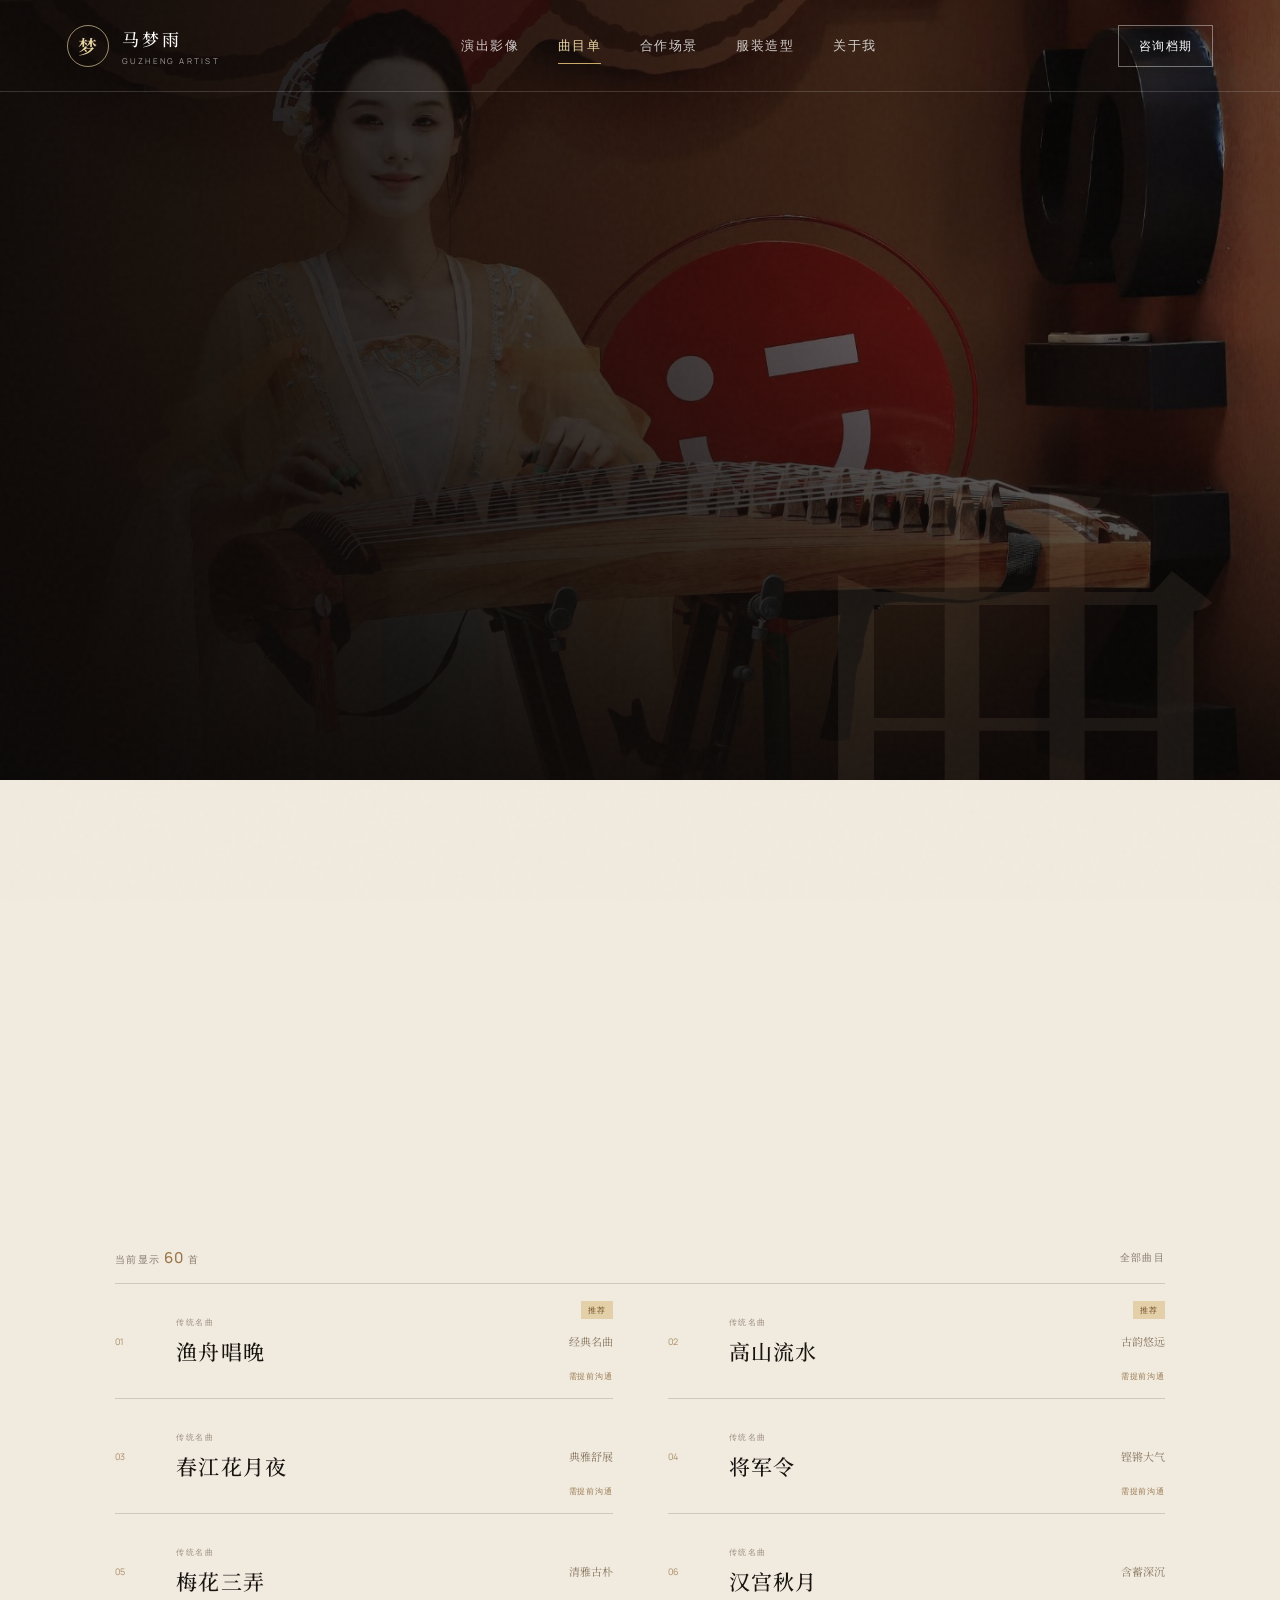
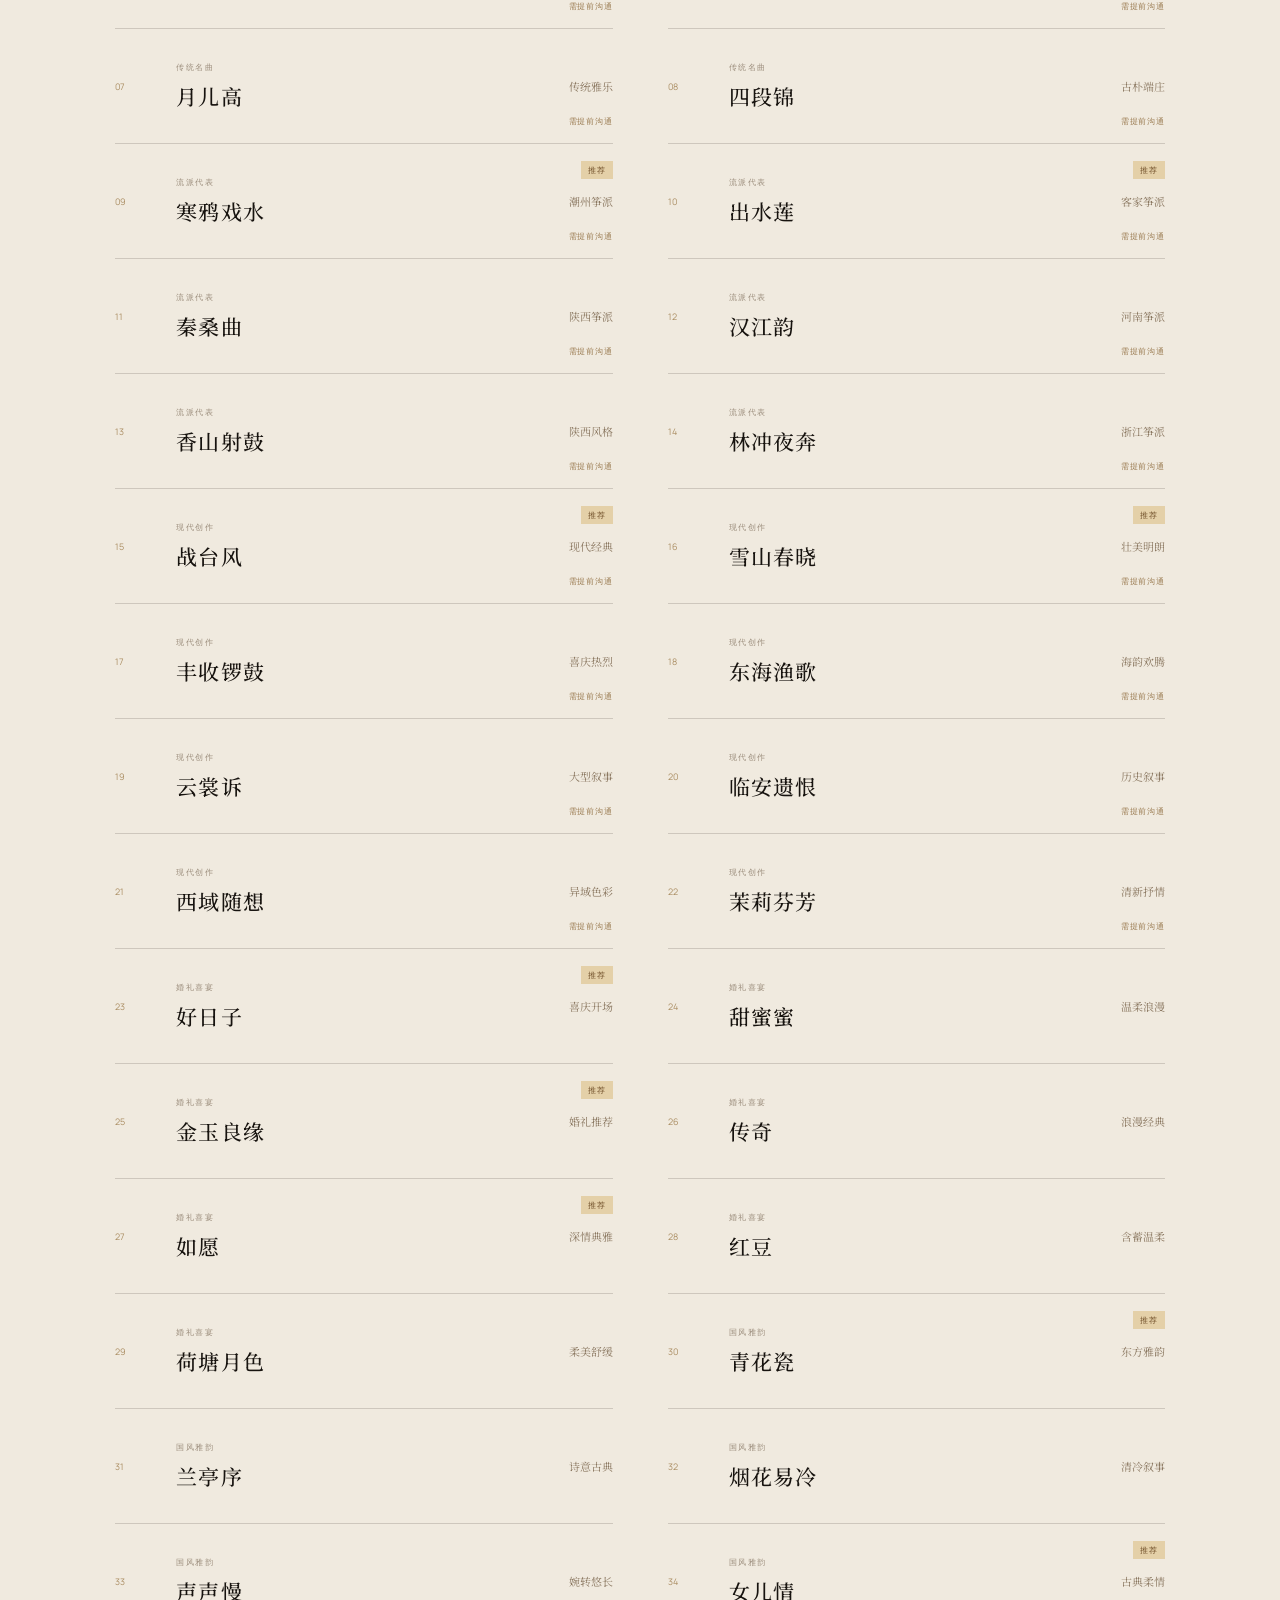
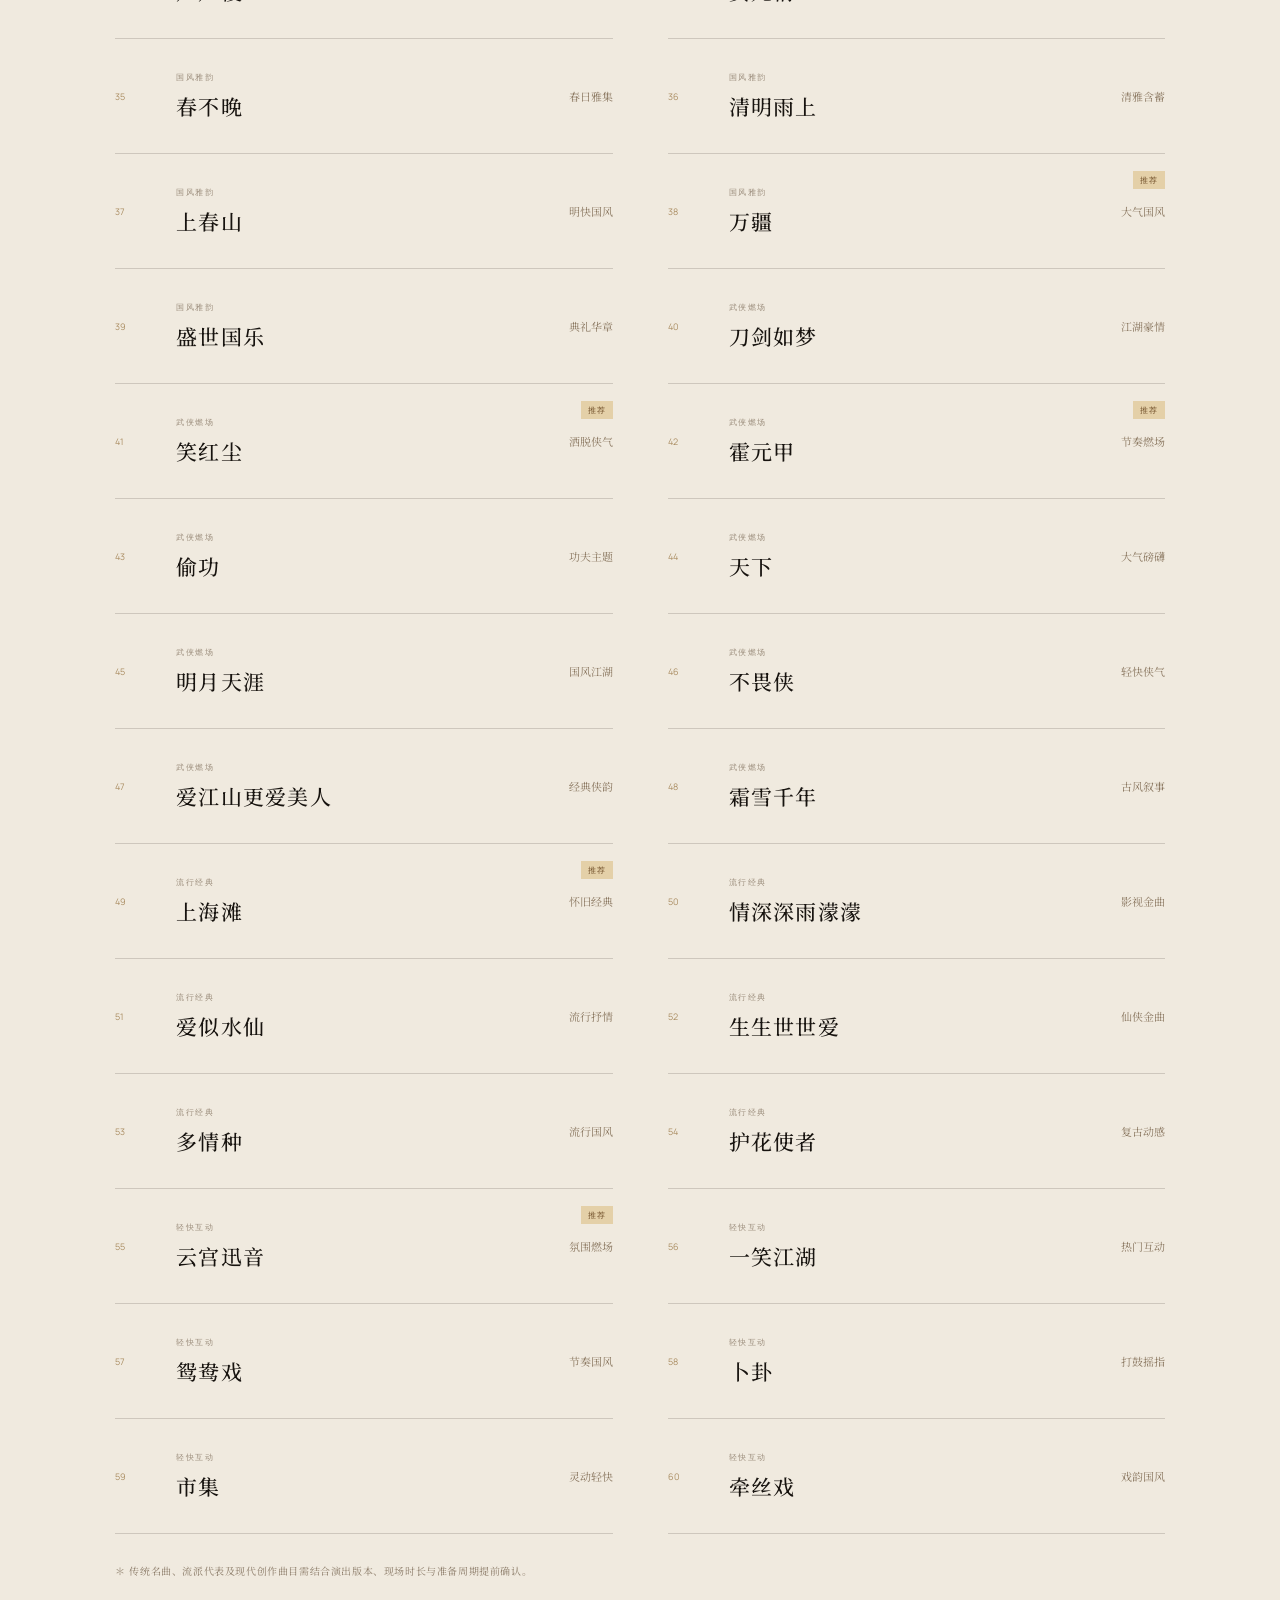
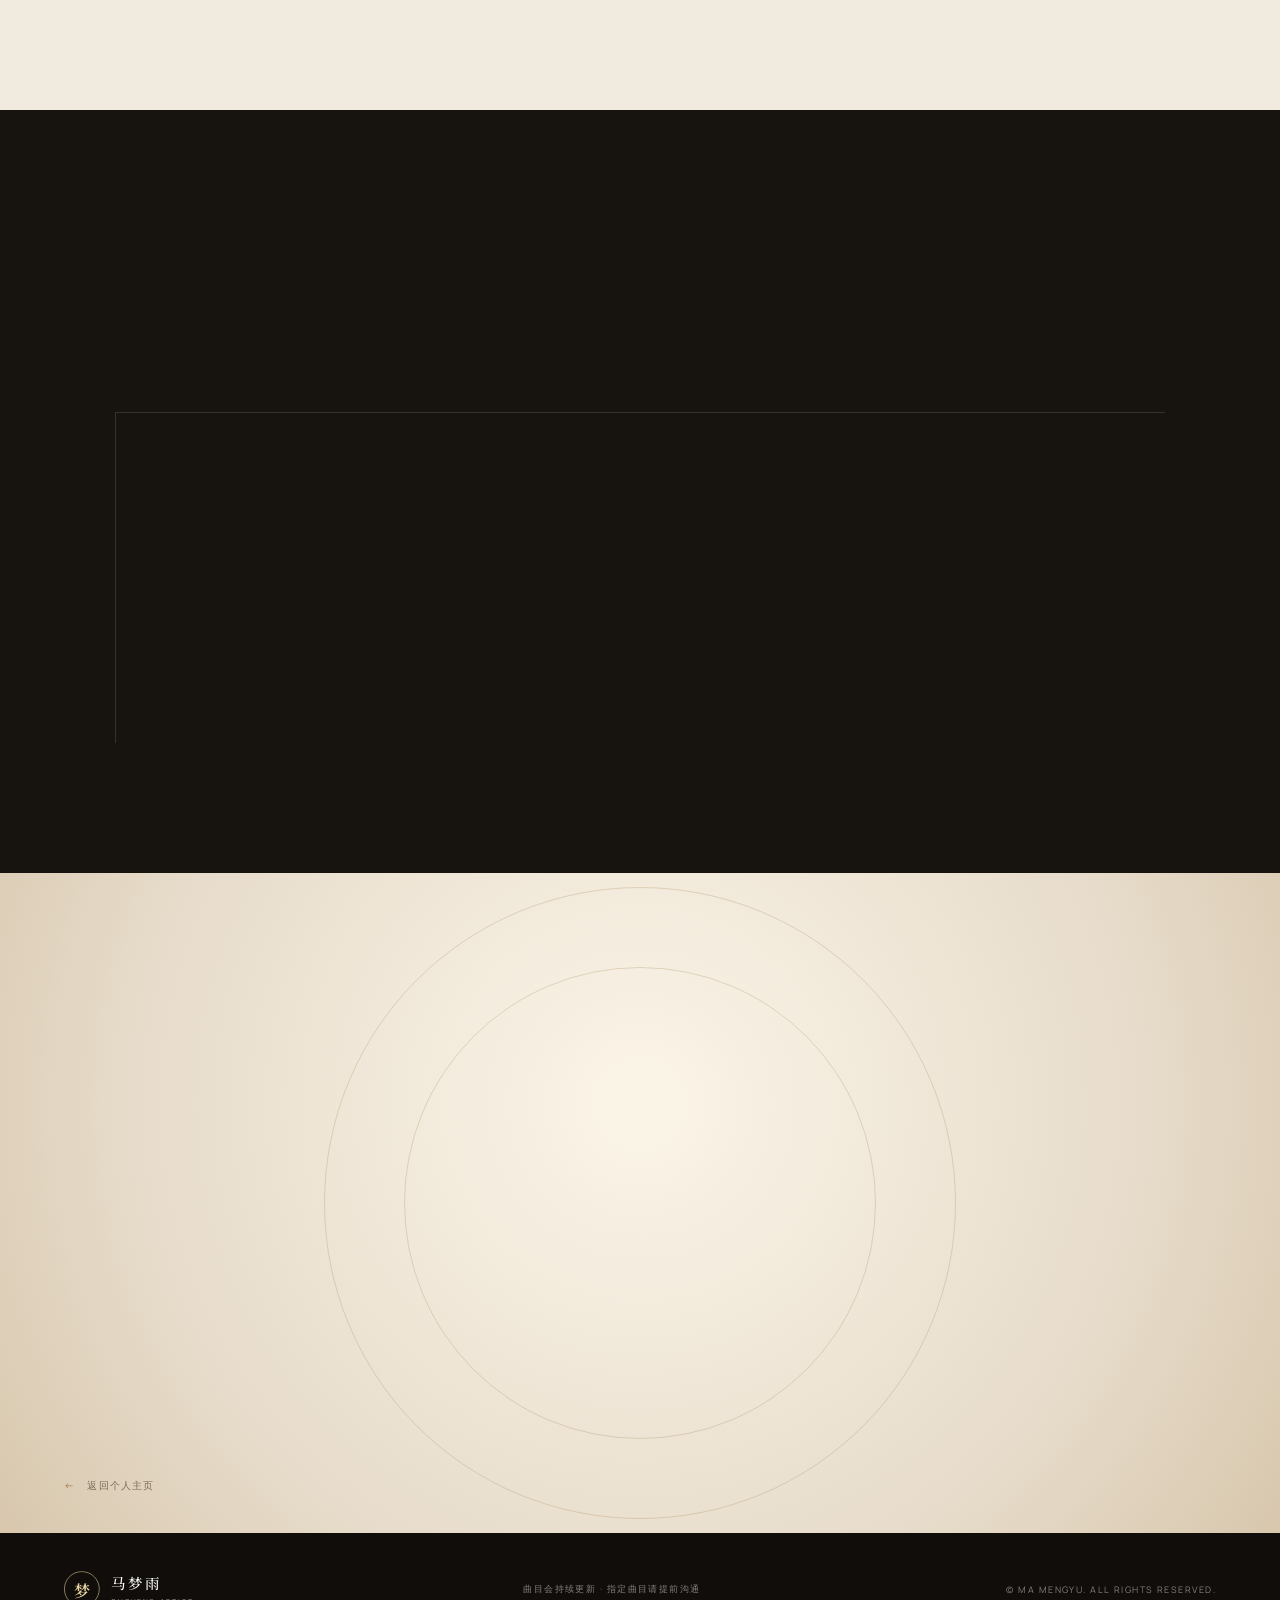
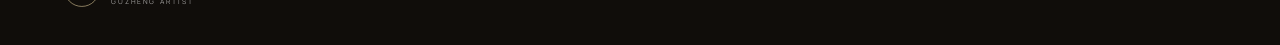
<file: docs/repertoire.html>
<!doctype html>
<html lang="zh-CN">
<head>
  <meta charset="UTF-8">
  <meta name="viewport" content="width=device-width, initial-scale=1.0">
  <meta name="description" content="马梦雨古筝商演曲库，涵盖婚礼喜宴、国风雅韵、武侠燃场、流行经典与轻快互动曲目。">
  <meta name="theme-color" content="#17130f">
  <title>演奏曲库｜马梦雨古筝商演</title>
  <link rel="preconnect" href="https://fonts.googleapis.com">
  <link rel="preconnect" href="https://fonts.gstatic.com" crossorigin>
  <link href="https://fonts.googleapis.com/css2?family=Noto+Serif+SC:wght@400;500;600;700&family=Manrope:wght@400;500;600&display=swap" rel="stylesheet">
  <link rel="stylesheet" href="styles.css">
</head>
<body class="repertoire-page">
  <div class="grain" aria-hidden="true"></div>
  <header class="site-header repertoire-header">
    <a class="brand" href="index.html" aria-label="返回首页">
      <span class="brand-mark">梦</span>
      <span><b>马梦雨</b><small>GUZHENG ARTIST</small></span>
    </a>
    <nav aria-label="曲库导航">
      <a href="index.html#works">演出影像</a>
      <a class="active" href="repertoire.html">曲目单</a>
      <a href="index.html#scenes">合作场景</a>
      <a href="index.html#looks">服装造型</a>
      <a href="index.html#about">关于我</a>
    </nav>
    <a class="header-cta" href="index.html?contact=1">咨询档期</a>
  </header>

  <main>
    <section class="repertoire-hero">
      <div class="repertoire-hero-image"></div>
      <div class="repertoire-hero-content reveal">
          <p class="eyebrow">GUZHENG PERFORMANCE REPERTOIRE</p>
        <h1>一席筝音，<br><em>百般意境。</em></h1>
        <p>从含蓄婉转到热烈明快，根据活动流程、空间气质与宾客构成，挑选更适合现场的曲目组合。</p>
      </div>
      <div class="repertoire-stats reveal">
        <div><b id="songTotal">60</b><span>首曲目参考</span></div>
        <div><b>08</b><span>类曲目方向</span></div>
        <div><b>01</b><span>套专属歌单</span></div>
      </div>
    </section>

    <section class="library section">
      <div class="library-intro reveal">
        <div>
          <p class="section-kicker">CURATED FOR YOUR EVENT</p>
          <h2>选择现场的情绪</h2>
        </div>
        <p>下列为当前常备曲目。实际演出可从中组合，也可提前沟通指定曲目与编排方式。</p>
      </div>

      <div class="library-toolbar reveal">
        <div class="filter-row" role="group" aria-label="按曲目风格筛选">
          <button class="filter-button active" data-filter="all">全部 <span>60</span></button>
          <button class="filter-button" data-filter="traditional">传统名曲 <span>08</span></button>
          <button class="filter-button" data-filter="regional">流派代表 <span>06</span></button>
          <button class="filter-button" data-filter="contemporary">现代创作 <span>08</span></button>
          <button class="filter-button" data-filter="wedding">婚礼喜宴 <span>07</span></button>
          <button class="filter-button" data-filter="elegant">国风雅韵 <span>10</span></button>
          <button class="filter-button" data-filter="heroic">武侠燃场 <span>09</span></button>
          <button class="filter-button" data-filter="classic">流行经典 <span>06</span></button>
          <button class="filter-button" data-filter="lively">轻快互动 <span>06</span></button>
        </div>
        <label class="song-search">
          <span aria-hidden="true">⌕</span>
          <input type="search" id="songSearch" placeholder="搜索曲目名称" aria-label="搜索曲目名称">
        </label>
      </div>

      <div class="library-status">
        <p>当前显示 <b id="resultCount">60</b> 首</p>
        <p id="activeCategory">全部曲目</p>
      </div>
      <div class="song-grid" id="songGrid" aria-live="polite"></div>
      <p class="library-disclaimer">＊ 传统名曲、流派代表及现代创作曲目需结合演出版本、现场时长与准备周期提前确认。</p>
      <div class="empty-state" id="emptyState" hidden>
        <span>⌕</span>
        <h3>暂未找到这首曲目</h3>
        <p>可以更换关键词，或提前沟通定制曲目。</p>
      </div>
    </section>

    <section class="setlist-guide section section-dark">
      <div class="section-head reveal">
        <div><p class="section-kicker">SETLIST SUGGESTIONS</p><h2>三种歌单思路</h2></div>
        <p>不确定怎么选也没关系。<br>先从活动气质出发，再精确到每首曲子。</p>
      </div>
      <div class="setlist-grid">
        <article class="setlist-card reveal">
          <span>01 · CLASSIC</span>
          <h3>经典古筝</h3>
          <p>渔舟唱晚 · 高山流水 · 出水莲 · 将军令</p>
          <small>适合文化活动、艺术空间、正式宴会</small>
        </article>
        <article class="setlist-card reveal">
          <span>02 · WEDDING</span>
          <h3>温柔浪漫</h3>
          <p>金玉良缘 · 传奇 · 甜蜜蜜 · 如愿</p>
          <small>适合迎宾、仪式暖场、宾客入席</small>
        </article>
        <article class="setlist-card reveal">
          <span>03 · ORIENTAL</span>
          <h3>东方雅韵</h3>
          <p>青花瓷 · 兰亭序 · 声声慢 · 春不晚</p>
          <small>适合品牌活动、茶会、文化空间</small>
        </article>
        <article class="setlist-card reveal">
          <span>04 · CELEBRATION</span>
          <h3>热闹开场</h3>
          <p>好日子 · 万疆 · 云宫迅音 · 霍元甲</p>
          <small>适合商场庆典、开幕、节庆活动</small>
        </article>
      </div>
    </section>

    <section class="repertoire-cta">
      <div class="reveal">
        <p class="section-kicker">A SETLIST FOR YOUR MOMENT</p>
        <h2>选好喜欢的曲目，<br>再一起把现场想完整。</h2>
        <a class="button button-gold" href="index.html?contact=1">沟通曲目与档期 <i>↗</i></a>
      </div>
      <a class="back-home" href="index.html"><span>←</span> 返回个人主页</a>
    </section>
  </main>

  <footer>
    <div class="brand footer-brand"><span class="brand-mark">梦</span><span><b>马梦雨</b><small>GUZHENG ARTIST</small></span></div>
    <p>曲目会持续更新 · 指定曲目请提前沟通</p>
    <p>© <span id="year"></span> MA MENGYU. ALL RIGHTS RESERVED.</p>
  </footer>
  <script src="script.js"></script>
  <script src="repertoire.js"></script>
</body>
</html>
</file>
<file: docs/styles.css>
:root {
  --ink: #17130f;
  --ink-2: #221c16;
  --paper: #f3eee5;
  --paper-2: #e9e0d2;
  --gold: #cda96a;
  --gold-light: #ead5a2;
  --muted: #8d8377;
  --line: rgba(31, 24, 18, .16);
  --serif: "Noto Serif SC", "Songti SC", serif;
  --sans: "Manrope", "PingFang SC", sans-serif;
}

* { box-sizing: border-box; }
html { scroll-behavior: smooth; }
body { margin: 0; color: var(--ink); background: var(--paper); font-family: var(--sans); }
body.panel-open { overflow: hidden; }
body.lightbox-open { overflow: hidden; }
button, a { font: inherit; }
button { cursor: pointer; }
a { color: inherit; text-decoration: none; }
img, video { display: block; width: 100%; }
.grain { position: fixed; inset: 0; z-index: 100; pointer-events: none; opacity: .035; background-image: url("data:image/svg+xml,%3Csvg viewBox='0 0 180 180' xmlns='http://www.w3.org/2000/svg'%3E%3Cfilter id='n'%3E%3CfeTurbulence type='fractalNoise' baseFrequency='.9' numOctaves='3' stitchTiles='stitch'/%3E%3C/filter%3E%3Crect width='100%25' height='100%25' filter='url(%23n)' opacity='.55'/%3E%3C/svg%3E"); }

.site-header { position: absolute; z-index: 20; top: 0; left: 0; width: 100%; height: 92px; display: flex; align-items: center; justify-content: space-between; padding: 0 5.2vw; color: white; border-bottom: 1px solid rgba(255,255,255,.16); }
.brand { display: inline-flex; align-items: center; gap: 13px; }
.brand-mark { display: grid; place-items: center; width: 42px; aspect-ratio: 1; color: var(--gold-light); border: 1px solid rgba(234,213,162,.65); border-radius: 50%; font: 600 19px var(--serif); }
.brand b { display: block; letter-spacing: .18em; font: 500 17px var(--serif); }
.brand small { display: block; margin-top: 4px; font-size: 8px; letter-spacing: .28em; opacity: .6; }
.site-header nav { display: flex; gap: clamp(20px,3vw,48px); }
.site-header nav a { position: relative; font-size: 13px; letter-spacing: .12em; opacity: .78; transition: .3s; }
.site-header nav a:hover { opacity: 1; }
.site-header nav a::after { content: ""; position: absolute; left: 0; right: 100%; bottom: -9px; height: 1px; background: var(--gold); transition: .3s; }
.site-header nav a:hover::after { right: 0; }
.header-cta { color: white; background: transparent; border: 1px solid rgba(255,255,255,.4); padding: 11px 20px; letter-spacing: .12em; font-size: 12px; transition: .3s; }
.header-cta:hover { color: var(--ink); background: var(--gold-light); border-color: var(--gold-light); }

.hero { position: relative; min-height: 100vh; color: white; background: #17130f; overflow: hidden; }
.hero-media, .hero-shade { position: absolute; inset: 0; }
.hero-media img { height: 100%; object-fit: cover; object-position: center 28%; filter: saturate(.78) contrast(1.05); transform: scale(1.015); animation: heroScale 12s ease-out both; }
.hero-shade { background: linear-gradient(90deg, rgba(13,10,8,.96) 0%, rgba(18,12,8,.73) 39%, rgba(12,8,6,.24) 70%, rgba(10,7,5,.43)), linear-gradient(0deg, rgba(10,7,5,.78), transparent 40%); }
.auspicious-cloud { position: absolute; z-index: 1; width: 210px; height: 74px; opacity: .44; transform: rotate(-7deg); pointer-events: none; }
.auspicious-cloud i { position: absolute; display: block; border: 1px solid rgba(234,213,162,.72); border-radius: 50%; }
.auspicious-cloud i:nth-child(1) { width: 72px; height: 50px; right: 5px; bottom: 0; }
.auspicious-cloud i:nth-child(2) { width: 98px; height: 62px; right: 55px; bottom: 3px; }
.auspicious-cloud i:nth-child(3) { width: 65px; height: 43px; left: 0; bottom: 0; }
.auspicious-cloud::before, .auspicious-cloud::after { content: ""; position: absolute; height: 1px; background: rgba(234,213,162,.72); }
.auspicious-cloud::before { right: 0; bottom: 0; width: 42px; }.auspicious-cloud::after { left: 0; bottom: 0; width: 30px; }
.cloud-hero-one { top: 19%; right: 7vw; }.cloud-hero-two { right: 22vw; bottom: 14%; width: 150px; opacity: .28; transform: scale(.7) rotate(12deg); }
@keyframes heroScale { from { transform: scale(1.08); } to { transform: scale(1.015); } }
.hero-content { position: relative; z-index: 2; width: min(680px, 72vw); padding-top: clamp(190px, 25vh, 270px); margin-left: 9vw; }
.eyebrow, .section-kicker { margin: 0 0 25px; color: var(--gold); font-size: 10px; letter-spacing: .35em; }
.hero h1 { margin: 0; font: 500 clamp(48px, 6.1vw, 94px)/1.14 var(--serif); letter-spacing: .02em; }
.hero h1 em { color: var(--gold-light); font-style: normal; font-weight: 400; }
.hero-copy { max-width: 570px; margin: 31px 0 0; color: rgba(255,255,255,.7); font: 400 15px/2 var(--serif); letter-spacing: .08em; }
.hero-actions { display: flex; align-items: center; gap: 36px; margin-top: 42px; }
.button { display: inline-flex; align-items: center; justify-content: space-between; min-width: 180px; padding: 17px 20px; border: 0; letter-spacing: .12em; font-size: 12px; transition: .3s; }
.button i { font-style: normal; font-size: 17px; }
.button-gold { color: #23180d; background: var(--gold-light); }
.button-gold:hover { background: white; transform: translateY(-2px); }
.text-link { color: white; background: transparent; border: 0; border-bottom: 1px solid rgba(255,255,255,.45); padding: 9px 0; font-size: 12px; letter-spacing: .1em; }
.text-link span { margin-left: 9px; color: var(--gold); }
.hero-meta { position: absolute; z-index: 2; right: 5vw; bottom: 5vh; display: flex; gap: clamp(20px,3vw,55px); }
.hero-meta div { display: flex; gap: 12px; align-items: flex-start; }
.hero-meta span { color: var(--gold); font-size: 10px; }
.hero-meta p { margin: 0; color: rgba(255,255,255,.55); font: 11px/1.7 var(--serif); letter-spacing: .1em; }
.scroll-cue { position: absolute; z-index: 2; bottom: 5vh; left: 5vw; display: flex; gap: 10px; align-items: center; color: rgba(255,255,255,.45); font-size: 8px; letter-spacing: .28em; }
.scroll-cue span { width: 35px; height: 1px; background: var(--gold); }

.section { padding: 130px 9vw; }
.section-dark { color: white; background: var(--ink); }
.intro { background: var(--paper); }
.intro-grid { display: grid; grid-template-columns: 1.1fr 1fr .28fr; gap: 7vw; align-items: start; }
.intro h2, .section-head h2, .looks h2, .about h2, .contact-banner h2, .contact-panel h2 { margin: 0; font: 500 clamp(38px,4.7vw,70px)/1.25 var(--serif); letter-spacing: .03em; }
.intro-copy { padding-top: 12px; border-top: 1px solid var(--line); }
.intro-copy p { margin: 0 0 20px; color: #61584e; font: 15px/2.05 var(--serif); }
.seal { position: relative; display: grid; place-items: center; width: 120px; aspect-ratio: 1; border: 1px solid #bca16e; border-radius: 50%; }
.seal::before { content: ""; position: absolute; inset: 7px; border: 1px dashed #bca16e; border-radius: inherit; }
.seal span { color: #8c6334; font: 500 35px var(--serif); }
.seal small { position: absolute; right: -28px; color: var(--muted); font-size: 8px; line-height: 1.7; letter-spacing: .2em; }
.music-section { position: relative; overflow: hidden; padding: 120px 9vw; background: #e8ddcb; }
.music-section::before { content: ""; position: absolute; top: -170px; right: -80px; width: 460px; aspect-ratio: 1; border: 1px solid rgba(169,128,75,.22); border-radius: 50%; box-shadow: 0 0 0 55px rgba(169,128,75,.05), 0 0 0 110px rgba(169,128,75,.035); }
.music-inner { position: relative; z-index: 1; display: grid; grid-template-columns: .72fr 1.28fr; gap: 9vw; align-items: center; max-width: 1440px; margin: auto; }
.music-heading h2 { margin: 0; font: 500 clamp(38px,4.8vw,70px)/1.26 var(--serif); }.music-heading > p:last-child { max-width: 360px; margin: 26px 0 0; color: #6d645a; font: 13px/2 var(--serif); }
.music-player { padding: 16px; background: rgba(255,255,255,.55); border: 1px solid rgba(132,98,55,.2); box-shadow: 0 22px 70px rgba(73,54,31,.1); }
.music-now { display: flex; align-items: center; gap: 14px; padding: 20px 22px; color: #5f482e; background: #f6f0e6; border-bottom: 1px solid rgba(132,98,55,.18); }.music-now p { margin: 0; font: 14px var(--serif); }
.music-wave { display: flex; align-items: center; gap: 3px; width: 36px; height: 25px; }.music-wave i { width: 3px; height: 7px; background: #ae8750; animation: wave 1.05s ease-in-out infinite; animation-play-state: paused; }.music-wave i:nth-child(2) { height: 16px; animation-delay: .14s; }.music-wave i:nth-child(3) { height: 23px; animation-delay: .28s; }.music-wave i:nth-child(4) { height: 14px; animation-delay: .42s; }.music-wave i:nth-child(5) { height: 8px; animation-delay: .56s; }.music-player.is-playing .music-wave i { animation-play-state: running; }
@keyframes wave { 50% { transform: scaleY(.38); } }
.track-list { display: grid; grid-template-columns: repeat(3,1fr); }.track-button { display: grid; grid-template-columns: auto 1fr; column-gap: 12px; row-gap: 5px; min-height: 118px; padding: 22px; color: #4c3925; background: transparent; border: 0; border-right: 1px solid rgba(132,98,55,.18); text-align: left; transition: .25s; }.track-button:last-child { border-right: 0; }.track-button:hover, .track-button.active { background: #fffaf1; }.track-button > span { grid-row: span 2; color: #b08a51; font-size: 10px; letter-spacing: .1em; }.track-button b { font: 500 17px var(--serif); }.track-button small { color: #8c7a64; font: 10px var(--serif); }.track-button i { grid-column: 2; margin-top: 6px; color: #9c7748; font: 10px var(--sans); font-style: normal; letter-spacing: .14em; }
.section-head { display: flex; align-items: flex-end; justify-content: space-between; margin-bottom: 65px; }
.section-head .section-kicker { margin-bottom: 18px; }
.section-head > p { margin: 0; color: #8f8579; font: 13px/1.9 var(--serif); text-align: right; }
.section-dark .section-head > p { color: rgba(255,255,255,.45); }

.video-feature { display: grid; grid-template-columns: minmax(0, 1.7fr) minmax(260px, .55fr); min-height: 600px; background: #0d0b09; border: 1px solid rgba(255,255,255,.1); }
.video-feature video { height: 100%; max-height: 680px; object-fit: contain; background: black; }
.video-caption { display: flex; flex-direction: column; justify-content: flex-end; padding: 44px; border-left: 1px solid rgba(255,255,255,.1); }
.video-caption span, .video-card span { color: var(--gold); font-size: 9px; letter-spacing: .3em; }
.video-caption h3 { margin: 15px 0 10px; font: 400 25px var(--serif); }
.video-caption p { color: rgba(255,255,255,.4); font-size: 11px; }
.video-grid { display: grid; grid-template-columns: repeat(3, 1fr); gap: 22px; margin-top: 22px; }
.video-card { background: #211c17; }
.video-card video { aspect-ratio: 4/5; object-fit: cover; background: #0b0908; }
.video-card div { padding: 22px; }
.video-card h3 { margin: 9px 0 0; font: 400 16px var(--serif); }

.scene-list { border-top: 1px solid var(--line); }
.scene-card { display: grid; grid-template-columns: 60px 1.1fr 1fr .75fr; gap: 3vw; align-items: center; padding: 34px 0; border-bottom: 1px solid var(--line); transition: .35s; }
.scene-card:hover { padding-left: 18px; background: rgba(188,161,110,.07); }
.scene-card > span { color: #ac8957; font-size: 11px; }
.scene-card small { color: var(--muted); font-size: 8px; letter-spacing: .25em; }
.scene-card h3 { margin: 7px 0 0; font: 500 22px var(--serif); }
.scene-card p { margin: 0; color: #6d645a; font: 13px/1.8 var(--serif); }
.scene-card i { color: #9a7b51; font: 400 11px var(--serif); font-style: normal; letter-spacing: .1em; text-align: right; }

.looks { display: grid; grid-template-columns: .72fr 1.5fr; gap: 7vw; background: var(--paper-2); }
.looks-copy { position: sticky; top: 70px; align-self: start; padding-top: 50px; }
.looks-copy > p:not(.section-kicker) { margin: 28px 0 35px; color: #6d645a; font: 14px/2 var(--serif); }
.button-outline { color: var(--ink); background: transparent; border: 1px solid rgba(23,19,15,.4); }
.button-outline:hover { color: white; background: var(--ink); }
.look-gallery { display: grid; grid-template-columns: 1fr 1fr; gap: 22px; }
.look-gallery figure { position: relative; margin: 0; overflow: hidden; background: #ddd3c5; }
.look-gallery .look-main { grid-column: 1 / -1; }
.look-gallery img { height: 440px; object-fit: cover; object-position: center 28%; transition: transform .7s; }
.look-main img { height: 760px; object-position: center 32%; }
.look-gallery figure:hover img { transform: scale(1.025); }
.look-gallery figcaption { position: absolute; left: 0; bottom: 0; width: 100%; padding: 50px 20px 18px; color: white; background: linear-gradient(transparent,rgba(0,0,0,.65)); font: 14px var(--serif); letter-spacing: .08em; }
.look-gallery figcaption span { margin-right: 12px; color: var(--gold-light); font: 9px var(--sans); }

.wardrobe { background: #17130f; }
.wardrobe-grid { display: grid; grid-template-columns: repeat(4, 1fr); gap: 16px; }
.wardrobe-grid figure { position: relative; min-height: 430px; margin: 0; overflow: hidden; background: #2b241d; }
.wardrobe-grid img { height: 100%; object-fit: cover; transition: transform .7s ease; }
.wardrobe-grid figure:nth-child(1) img { object-position: center 28%; }
.wardrobe-grid figure:nth-child(2) img { object-position: center 34%; }
.wardrobe-grid figure:nth-child(3) img { object-position: center 25%; }
.wardrobe-grid figure:nth-child(4) img { object-position: center 30%; }
.wardrobe-grid figure:hover img { transform: scale(1.04); }
.wardrobe-grid figcaption { position: absolute; right: 0; bottom: 0; left: 0; padding: 48px 18px 17px; color: #fff; background: linear-gradient(transparent, rgba(0,0,0,.76)); font: 14px var(--serif); letter-spacing: .08em; }
.wardrobe-grid figcaption span { display: block; margin-bottom: 6px; color: var(--gold-light); font: 9px var(--sans); letter-spacing: .18em; }

.wardrobe-library { overflow: hidden; background: #f6f0e6; }
.wardrobe-library-head { display: grid; grid-template-columns: 1.1fr .65fr; gap: 8vw; align-items: end; }
.wardrobe-library h2 { margin: 0; font: 500 clamp(42px,5.5vw,82px)/1.2 var(--serif); letter-spacing: .02em; }
.wardrobe-library-note { padding: 0 0 11px 28px; border-left: 1px solid #c8a876; }
.wardrobe-library-note p { margin: 0; color: #6d645a; font: 14px/2 var(--serif); }
.wardrobe-library-note span { display: block; margin-top: 16px; color: #a37a43; font-size: 9px; letter-spacing: .17em; }
.wardrobe-library-status { display: flex; align-items: baseline; gap: 10px; margin: 72px 0 30px; padding: 18px 0; border-top: 1px solid var(--line); border-bottom: 1px solid var(--line); }
.wardrobe-library-status > span { color: #927452; font-size: 10px; letter-spacing: .18em; }
.wardrobe-library-status b { color: #4c3823; font: 500 28px var(--serif); }
.wardrobe-library-status p { margin: 0 0 0 auto; color: #8b7a64; font: 11px var(--serif); letter-spacing: .11em; }
.wardrobe-library-grid { display: grid; grid-template-columns: repeat(5, minmax(0,1fr)); gap: 14px; }
.wardrobe-look { position: relative; min-height: 300px; margin: 0; padding: 0; overflow: hidden; color: #fff; background: #d8ccbc; border: 0; cursor: zoom-in; text-align: left; }
.wardrobe-look:nth-child(3n+1) { min-height: 430px; }
.wardrobe-look:nth-child(7n+3) { grid-row: span 2; }
.wardrobe-look img { width: 100%; height: 100%; object-fit: cover; transition: transform .7s cubic-bezier(.2,.7,.2,1), filter .5s; }
.wardrobe-look:hover img { transform: scale(1.055); filter: saturate(1.08); }
.wardrobe-look::after { content: ""; position: absolute; inset: 0; background: linear-gradient(180deg,transparent 55%,rgba(14,10,7,.72)); opacity: .78; transition: .35s; }
.wardrobe-look:hover::after { opacity: 1; }
.wardrobe-look > span { position: absolute; z-index: 1; right: 15px; bottom: 14px; left: 15px; display: flex; align-items: center; justify-content: space-between; font: 12px var(--serif); letter-spacing: .08em; }
.wardrobe-look > span b { color: var(--gold-light); font: 9px var(--sans); font-weight: 400; letter-spacing: .14em; }
.wardrobe-look > span i { color: rgba(255,255,255,.85); font: 10px var(--serif); font-style: normal; }
.look-lightbox { position: fixed; z-index: 401; inset: 0; display: grid; grid-template-columns: 70px minmax(0,1fr) 70px; align-items: center; gap: 12px; padding: 4vh 5vw; visibility: hidden; opacity: 0; color: white; background: rgba(13,10,8,.95); backdrop-filter: blur(12px); transition: opacity .3s, visibility .3s; }
.look-lightbox.open { visibility: visible; opacity: 1; }
.look-lightbox figure { position: relative; display: grid; place-items: center; height: 92vh; margin: 0; }
.look-lightbox img { max-width: 100%; max-height: calc(92vh - 48px); object-fit: contain; box-shadow: 0 28px 90px rgba(0,0,0,.45); }
.look-lightbox figcaption { position: absolute; right: 0; bottom: 0; left: 0; display: flex; justify-content: space-between; padding: 18px 20px; color: rgba(255,255,255,.86); background: linear-gradient(transparent,rgba(0,0,0,.82)); font: 13px var(--serif); }
.look-lightbox figcaption span { color: var(--gold-light); font: 10px var(--sans); letter-spacing: .18em; }
.look-lightbox-close, .look-lightbox-arrow { color: white; background: transparent; border: 0; cursor: pointer; }
.look-lightbox-close { position: absolute; top: 22px; right: 28px; z-index: 2; font-size: 37px; font-weight: 200; }
.look-lightbox-arrow { width: 54px; height: 54px; border: 1px solid rgba(255,255,255,.35); border-radius: 50%; font-size: 25px; transition: .25s; }
.look-lightbox-arrow:hover { color: #17130f; background: var(--gold-light); border-color: var(--gold-light); }

.process-list { display: grid; grid-template-columns: repeat(4,1fr); padding: 0; margin: 0; list-style: none; border-top: 1px solid rgba(255,255,255,.13); border-left: 1px solid rgba(255,255,255,.13); }
.process-list li { min-height: 240px; padding: 30px; border-right: 1px solid rgba(255,255,255,.13); border-bottom: 1px solid rgba(255,255,255,.13); }
.process-list span { color: var(--gold); font-size: 10px; }
.process-list h3 { margin: 73px 0 12px; font: 400 21px var(--serif); }
.process-list p { margin: 0; color: rgba(255,255,255,.43); font: 12px/1.8 var(--serif); }

.about { display: grid; grid-template-columns: 1fr .85fr; gap: 9vw; align-items: center; }
.about-image { position: relative; padding-left: 45px; }
.about-image::before { content: ""; position: absolute; left: 0; top: 8%; bottom: 8%; width: 1px; background: #b99d6c; }
.about-image img { height: min(72vw, 760px); object-fit: cover; object-position: center 25%; filter: saturate(.75); }
.about-image > span { position: absolute; left: 5px; top: 8%; color: #99784d; font-size: 8px; letter-spacing: .32em; writing-mode: vertical-rl; }
.about-copy h3 { margin: 17px 0 35px; color: #9a774b; font: 400 14px var(--serif); letter-spacing: .18em; }
.about-copy > p { color: #62594f; font: 14px/2.05 var(--serif); }
.about-tags { display: flex; flex-wrap: wrap; gap: 10px; margin-top: 35px; }
.about-tags span { padding: 9px 13px; color: #796a59; border: 1px solid #cfc2af; font-size: 10px; letter-spacing: .1em; }

.contact-banner { position: relative; display: grid; place-items: center; min-height: 680px; padding: 100px 9vw; color: white; text-align: center; overflow: hidden; background: #211810; }
.contact-banner-bg { position: absolute; inset: 0; opacity: .34; background: linear-gradient(90deg,#15100b,transparent,#15100b), url("assets/images/02-商演现场/stage.jpg") center 35%/cover; filter: grayscale(.25); }
.contact-banner::after { content: ""; position: absolute; inset: 45px; border: 1px solid rgba(234,213,162,.22); pointer-events: none; }
.contact-banner > div:last-child { position: relative; z-index: 1; }
.contact-banner p { color: var(--gold-light); font: 13px var(--serif); letter-spacing: .2em; }
.contact-banner h2 { margin: 24px 0 42px; font-size: clamp(45px,6vw,80px); }
.contact-banner .button { margin: auto; min-width: 220px; }

footer { display: flex; align-items: center; justify-content: space-between; padding: 35px 5vw; color: rgba(255,255,255,.48); background: #100d0a; }
footer p { font-size: 9px; letter-spacing: .16em; }
.footer-brand { color: white; transform: scale(.85); transform-origin: left center; }

.contact-panel { position: fixed; z-index: 202; top: 0; right: 0; width: min(520px, 100%); height: 100dvh; padding: 70px 55px; color: white; background: #1b1713; transform: translateX(102%); transition: transform .5s cubic-bezier(.77,0,.18,1); overflow-y: auto; }
.panel-open .contact-panel { transform: translateX(0); }
.panel-backdrop { position: fixed; z-index: 201; inset: 0; visibility: hidden; opacity: 0; background: rgba(7,5,3,.68); backdrop-filter: blur(4px); transition: .4s; }
.panel-open .panel-backdrop { visibility: visible; opacity: 1; }
.panel-close { position: absolute; top: 25px; right: 30px; color: white; background: transparent; border: 0; font-size: 31px; font-weight: 200; }
.contact-panel h2 { font-size: 43px; }
.panel-lead { margin: 25px 0 32px; color: rgba(255,255,255,.55); font: 13px/2 var(--serif); }
.contact-card { display: grid; grid-template-columns: 145px 1fr; gap: 25px; align-items: center; padding: 25px; background: #28221b; }
.qr-placeholder { display: grid; place-items: center; align-content: center; aspect-ratio: 1; color: #4b3c29; background: repeating-linear-gradient(45deg,#e9dcc4,#e9dcc4 6px,#decdae 6px,#decdae 12px); border: 8px solid white; text-align: center; }
.qr-placeholder span { font: 600 13px var(--serif); }
.qr-placeholder small { margin-top: 4px; font-size: 9px; }
.contact-card > div:last-child small { color: var(--gold); font-size: 9px; letter-spacing: .25em; }
.contact-card strong { display: block; margin: 11px 0 18px; font: 400 15px var(--serif); }
.copy-button { padding: 8px 12px; color: white; background: transparent; border: 1px solid rgba(255,255,255,.25); font-size: 10px; }
.contact-lines { margin-top: 30px; border-top: 1px solid rgba(255,255,255,.14); }
.contact-lines p { display: flex; justify-content: space-between; padding: 17px 0; margin: 0; border-bottom: 1px solid rgba(255,255,255,.14); font-size: 12px; }
.contact-lines span { color: rgba(255,255,255,.4); }
.contact-lines b { font-weight: 400; }
.contact-note { color: #b99867; font-size: 10px; line-height: 1.7; }
.toast { position: fixed; z-index: 300; bottom: 30px; left: 50%; padding: 10px 18px; color: white; background: #5f4a2d; font-size: 11px; transform: translate(-50%,30px); opacity: 0; transition: .3s; }
.toast.show { transform: translate(-50%,0); opacity: 1; }

.reveal { opacity: 0; transform: translateY(25px); transition: opacity .8s ease, transform .8s ease; }
.reveal.visible { opacity: 1; transform: translateY(0); }

@media (max-width: 900px) {
  .site-header { height: 72px; padding: 0 20px; }
  .site-header nav { display: none; }
  .header-cta { padding: 9px 13px; }
  .hero-content { width: auto; margin: 0 25px; padding-top: 23vh; }
  .hero h1 { font-size: clamp(43px,12vw,67px); }
  .hero-copy { font-size: 13px; }
  .hero-meta { display: none; }
  .cloud-hero-one { right: -35px; top: 16%; transform: scale(.78) rotate(-7deg); }
  .cloud-hero-two { display: none; }
  .scroll-cue { left: 25px; }
  .section { padding: 90px 25px; }
  .intro-grid { grid-template-columns: 1fr; gap: 35px; }
  .seal { display: none; }
  .music-section { padding: 85px 25px; }
  .music-inner { grid-template-columns: 1fr; gap: 38px; }
  .music-heading > p:last-child { max-width: 580px; }
  .track-list { grid-template-columns: 1fr; }
  .track-button { min-height: 90px; border-right: 0; border-bottom: 1px solid rgba(132,98,55,.18); }
  .track-button:last-child { border-bottom: 0; }
  .section-head { display: block; margin-bottom: 40px; }
  .section-head > p { margin-top: 20px; text-align: left; }
  .video-feature { grid-template-columns: 1fr; min-height: 0; }
  .video-feature video { aspect-ratio: 9/14; }
  .video-caption { padding: 25px; border-left: 0; border-top: 1px solid rgba(255,255,255,.1); }
  .video-grid { grid-template-columns: 1fr; }
  .video-card video { aspect-ratio: 16/11; }
  .scene-card { grid-template-columns: 35px 1fr; gap: 14px; }
  .scene-card p, .scene-card i { grid-column: 2; text-align: left; }
  .looks { grid-template-columns: 1fr; }
  .looks-copy { position: static; padding: 0; }
  .look-main img { height: 560px; }
  .look-gallery img { height: 290px; }
  .wardrobe-grid { grid-template-columns: 1fr 1fr; gap: 10px; }
  .wardrobe-grid figure { min-height: 340px; }
  .wardrobe-library-head { grid-template-columns: 1fr; gap: 30px; }
  .wardrobe-library-note { padding: 0 0 0 20px; }
  .wardrobe-library-status { margin-top: 48px; }
  .wardrobe-library-grid { grid-template-columns: repeat(3, minmax(0,1fr)); gap: 9px; }
  .wardrobe-look { min-height: 250px; }
  .wardrobe-look:nth-child(3n+1) { min-height: 330px; }
  .process-list { grid-template-columns: 1fr 1fr; }
  .process-list li { min-height: 200px; padding: 22px; }
  .process-list h3 { margin-top: 50px; }
  .about { grid-template-columns: 1fr; }
  .about-image { padding-left: 25px; }
  .about-image img { height: 115vw; max-height: 680px; }
  .contact-banner { min-height: 580px; }
  .contact-banner::after { inset: 20px; }
  footer { display: grid; gap: 14px; justify-items: center; text-align: center; }
  .contact-panel { padding: 70px 25px 35px; }
}

@media (max-width: 520px) {
  .brand-mark { width: 35px; }
  .brand b { font-size: 14px; }
  .header-cta { font-size: 10px; }
  .hero-actions { align-items: flex-start; flex-direction: column; gap: 18px; }
  .look-gallery { gap: 9px; }
  .look-gallery figcaption { font-size: 11px; }
  .wardrobe-grid figure { min-height: 275px; }
  .wardrobe-library-status { gap: 7px; }
  .wardrobe-library-status p { display: none; }
  .wardrobe-library-grid { grid-template-columns: repeat(2, minmax(0,1fr)); gap: 7px; }
  .wardrobe-look { min-height: 230px; }
  .wardrobe-look:nth-child(3n+1) { min-height: 290px; }
  .wardrobe-look:nth-child(7n+3) { grid-row: span 1; }
  .look-lightbox { grid-template-columns: 42px minmax(0,1fr) 42px; gap: 3px; padding: 3vh 8px; }
  .look-lightbox figure { height: 94vh; }
  .look-lightbox-arrow { width: 36px; height: 36px; font-size: 18px; }
  .look-lightbox figcaption { display: block; padding: 14px 12px; font-size: 11px; }
  .look-lightbox figcaption b { display: block; margin-top: 6px; }
  .process-list { grid-template-columns: 1fr; }
  .process-list li { min-height: 170px; }
  .process-list h3 { margin-top: 35px; }
  .contact-card { grid-template-columns: 115px 1fr; gap: 15px; padding: 16px; }
}

@media (prefers-reduced-motion: reduce) {
  html { scroll-behavior: auto; }
  *, *::before, *::after { animation-duration: .01ms !important; transition-duration: .01ms !important; }
  .reveal { opacity: 1; transform: none; }
}

/* Repertoire */
.repertoire-page { background: #f0eadf; }
.repertoire-header { position: absolute; }
.repertoire-header nav .active { color: var(--gold-light); opacity: 1; }
.repertoire-header nav .active::after { right: 0; }
.repertoire-header .header-cta { display: inline-block; }
.repertoire-hero { position: relative; display: grid; align-items: end; min-height: 780px; padding: 190px 9vw 95px; color: white; background: var(--ink); overflow: hidden; }
.repertoire-hero-image { position: absolute; inset: 0; background: linear-gradient(90deg,rgba(12,9,7,.96) 0%,rgba(16,11,8,.76) 48%,rgba(10,7,5,.38)), linear-gradient(0deg,rgba(10,7,5,.9),transparent 60%), url("assets/images/02-商演现场/stage.jpg") center 32%/cover; filter: saturate(.72); }
.repertoire-hero::after { content: "曲"; position: absolute; right: 3vw; bottom: -9vw; color: rgba(234,213,162,.07); font: 500 35vw/1 var(--serif); }
.repertoire-hero-content { position: relative; z-index: 1; width: min(720px,75vw); align-self: center; }
.repertoire-hero h1 { margin: 0; font: 500 clamp(55px,7vw,105px)/1.13 var(--serif); }
.repertoire-hero h1 em { color: var(--gold-light); font-style: normal; font-weight: 400; }
.repertoire-hero-content > p:last-child { max-width: 600px; margin: 32px 0 0; color: rgba(255,255,255,.62); font: 14px/2.05 var(--serif); letter-spacing: .07em; }
.repertoire-stats { position: relative; z-index: 1; display: flex; justify-self: end; gap: 55px; }
.repertoire-stats div { display: flex; align-items: baseline; gap: 10px; padding-left: 20px; border-left: 1px solid rgba(234,213,162,.35); }
.repertoire-stats b { color: var(--gold-light); font: 400 28px var(--serif); }
.repertoire-stats span { color: rgba(255,255,255,.5); font-size: 10px; letter-spacing: .12em; }

.library-intro { display: grid; grid-template-columns: 1fr .8fr; gap: 10vw; align-items: end; margin-bottom: 70px; }
.library-intro h2 { margin: 0; font: 500 clamp(38px,4.7vw,70px)/1.25 var(--serif); }
.library-intro > p { margin: 0; color: #6d645a; font: 14px/2 var(--serif); }
.library-toolbar { position: sticky; z-index: 10; top: 0; display: flex; align-items: center; justify-content: space-between; gap: 25px; padding: 18px 0; background: rgba(240,234,223,.94); border-top: 1px solid var(--line); border-bottom: 1px solid var(--line); backdrop-filter: blur(12px); }
.filter-row { display: flex; gap: 4px; flex-wrap: wrap; }
.filter-button { padding: 11px 15px; color: #6b6258; background: transparent; border: 0; font-size: 11px; letter-spacing: .06em; transition: .25s; }
.filter-button span { margin-left: 5px; color: #a59887; font-size: 8px; }
.filter-button:hover, .filter-button.active { color: white; background: var(--ink); }
.filter-button.active span { color: var(--gold-light); }
.song-search { display: flex; align-items: center; gap: 8px; width: 220px; padding: 9px 0; border-bottom: 1px solid #a99b87; }
.song-search span { color: #94784f; font-size: 20px; }
.song-search input { width: 100%; color: var(--ink); background: transparent; border: 0; outline: 0; font: 12px var(--serif); }
.song-search input::placeholder { color: #958a7d; }
.library-status { display: flex; align-items: center; justify-content: space-between; padding: 35px 0 15px; color: #8a7d6d; border-bottom: 1px solid var(--line); font-size: 10px; letter-spacing: .13em; }
.library-status p { margin: 0; }
.library-status b { color: #9b7548; font-size: 15px; font-weight: 500; }
.song-grid { display: grid; grid-template-columns: repeat(2,1fr); column-gap: 55px; }
.song-card { position: relative; display: grid; grid-template-columns: 43px 1fr auto; gap: 18px; align-items: center; min-height: 115px; border-bottom: 1px solid var(--line); animation: songIn .45s both; animation-delay: var(--delay); transition: .3s; }
@keyframes songIn { from { opacity: 0; transform: translateY(9px); } to { opacity: 1; transform: none; } }
.song-card:hover { padding: 0 13px; background: rgba(202,174,124,.11); }
.song-number { color: #aa8d62; font-size: 9px; }
.song-card p { margin: 0 0 8px; color: #9c8e7d; font-size: 8px; letter-spacing: .2em; }
.song-card h3 { margin: 0; font: 500 21px var(--serif); letter-spacing: .06em; }
.song-mood { color: #8a7760; font: 11px var(--serif); }
.recommended { position: absolute; top: 17px; right: 0; padding: 3px 7px; color: #73522c; background: #e4d0a8; font-size: 8px; letter-spacing: .1em; }
.advance-tag { position: absolute; right: 0; bottom: 16px; color: #9a7b51; font-size: 8px; letter-spacing: .1em; }
.library-disclaimer { margin: 28px 0 0; color: #8c7c69; font: 10px/1.8 var(--serif); letter-spacing: .06em; }
.empty-state { padding: 110px 20px; text-align: center; }
.empty-state > span { color: #b59a70; font-size: 38px; }
.empty-state h3 { margin: 18px 0 8px; font: 500 22px var(--serif); }
.empty-state p { color: var(--muted); font: 12px var(--serif); }

.setlist-grid { display: grid; grid-template-columns: repeat(4,1fr); border-top: 1px solid rgba(255,255,255,.13); border-left: 1px solid rgba(255,255,255,.13); }
.setlist-card { min-height: 330px; padding: 38px; border-right: 1px solid rgba(255,255,255,.13); border-bottom: 1px solid rgba(255,255,255,.13); }
.setlist-card > span { color: var(--gold); font-size: 9px; letter-spacing: .22em; }
.setlist-card h3 { margin: 75px 0 24px; font: 400 29px var(--serif); }
.setlist-card p { margin: 0 0 14px; color: rgba(255,255,255,.78); font: 13px/1.9 var(--serif); }
.setlist-card small { color: rgba(255,255,255,.37); font: 10px/1.7 var(--serif); }
.repertoire-cta { position: relative; display: grid; place-items: center; min-height: 660px; padding: 100px 9vw; text-align: center; overflow: hidden; background: radial-gradient(circle at 50% 35%,#fbf5e8,#e7dccb 65%,#d8c7ad); }
.repertoire-cta::before, .repertoire-cta::after { content: ""; position: absolute; width: 470px; aspect-ratio: 1; border: 1px solid rgba(158,125,78,.25); border-radius: 50%; }
.repertoire-cta::after { width: 630px; }
.repertoire-cta > div { position: relative; z-index: 1; }
.repertoire-cta h2 { margin: 0 0 40px; font: 500 clamp(40px,5.3vw,76px)/1.3 var(--serif); }
.repertoire-cta .button { margin: auto; background: var(--ink); color: var(--gold-light); }
.repertoire-cta .button:hover { color: var(--ink); background: var(--gold-light); }
.back-home { position: absolute; z-index: 1; left: 5vw; bottom: 40px; color: #7b6c5b; font-size: 10px; letter-spacing: .12em; }
.back-home span { margin-right: 9px; color: #9b7548; }

@media (max-width: 900px) {
  .repertoire-hero { min-height: 760px; padding: 150px 25px 60px; }
  .repertoire-hero-content { width: 100%; }
  .repertoire-stats { justify-self: stretch; justify-content: space-between; gap: 10px; margin-top: 45px; }
  .repertoire-stats div { display: block; padding-left: 10px; }
  .repertoire-stats b, .repertoire-stats span { display: block; }
  .repertoire-stats span { margin-top: 6px; font-size: 8px; }
  .library-intro { grid-template-columns: 1fr; gap: 25px; margin-bottom: 45px; }
  .library-toolbar { position: static; display: block; }
  .filter-row { flex-wrap: nowrap; overflow-x: auto; padding-bottom: 8px; }
  .filter-button { flex: 0 0 auto; }
  .song-search { width: 100%; margin-top: 15px; }
  .song-grid { grid-template-columns: 1fr; }
  .setlist-grid { grid-template-columns: 1fr; }
  .setlist-card { min-height: 245px; }
  .setlist-card h3 { margin-top: 45px; }
}

@media (max-width: 520px) {
  .repertoire-hero h1 { font-size: 52px; }
  .repertoire-hero-content > p:last-child { font-size: 12px; }
  .song-card { grid-template-columns: 30px 1fr; gap: 12px; }
  .song-mood { grid-column: 2; margin-top: -12px; font-size: 9px; }
  .recommended { right: 0; }
  .repertoire-cta { min-height: 560px; }
}
</file>
